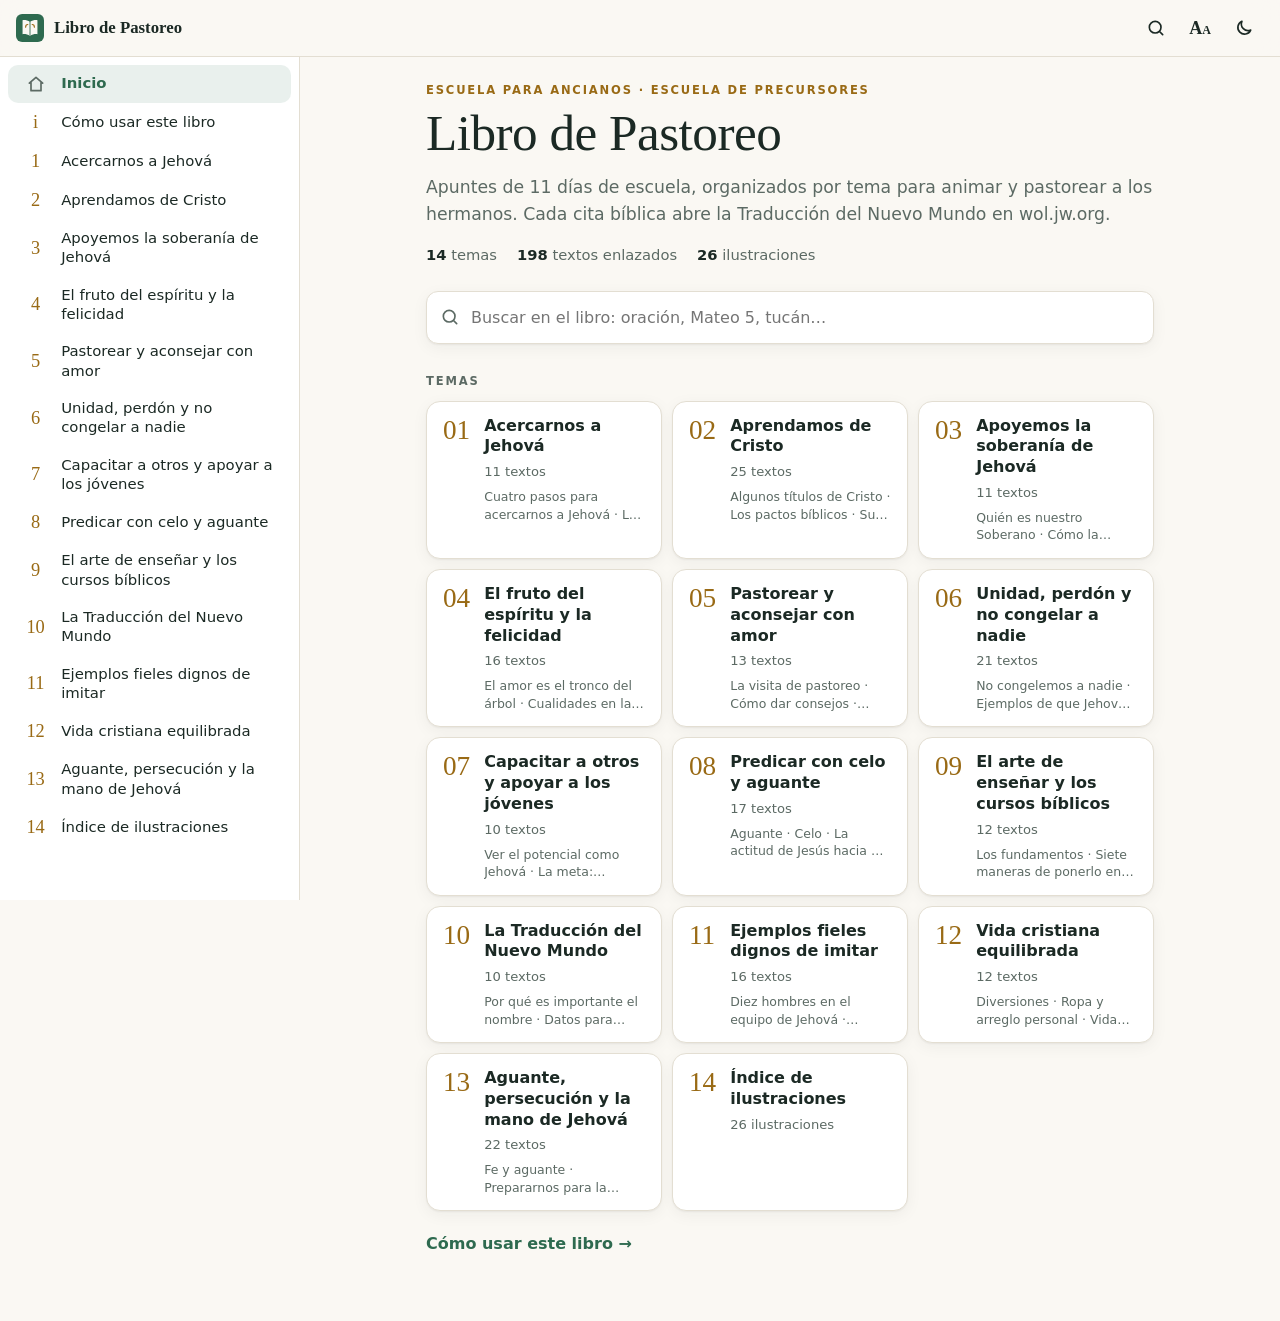
<file: index.html>
<!doctype html>
<html lang="es">
<head>
  <meta charset="utf-8">
  <meta name="viewport" content="width=device-width, initial-scale=1, viewport-fit=cover">
  <title>Libro de Pastoreo</title>
  <meta name="description" content="Apuntes de la escuela para ancianos y precursores, organizados por tema, con textos bíblicos enlazados a wol.jw.org.">
  <meta name="robots" content="noindex, nofollow, noarchive">
  <meta name="theme-color" content="#2e6a4f">
  <link rel="manifest" href="manifest.webmanifest">
  <link rel="icon" href="icons/icon.svg" type="image/svg+xml">
  <link rel="apple-touch-icon" href="icons/icon-192.png">
  <meta name="apple-mobile-web-app-capable" content="yes">
  <meta name="apple-mobile-web-app-title" content="Pastoreo">
  <link rel="stylesheet" href="css/styles.css">
</head>
<body>
  <header class="topbar">
    <button class="menu-btn" id="btn-menu" aria-label="Ver todos los temas" aria-controls="drawer" aria-expanded="false" title="Todos los temas">
      <svg viewBox="0 0 24 24" aria-hidden="true"><path d="M4 7h16M4 12h16M4 17h10"/></svg>
      <span>Temas</span>
    </button>
    <a class="brand" href="#inicio">
      <img src="icons/icon.svg" alt="" width="28" height="28">
      <span class="full">Libro de Pastoreo</span><span class="short">Pastoreo</span>
    </a>
    <div class="tools">
      <button id="btn-search" aria-label="Buscar" title="Buscar">
        <svg viewBox="0 0 24 24" aria-hidden="true"><circle cx="11" cy="11" r="7"/><path d="m20 20-3.5-3.5"/></svg>
      </button>
      <button id="btn-size" aria-label="Cambiar tamaño de letra" title="Tamaño de letra">
        <span class="size-icon" aria-hidden="true">A<small>A</small></span>
      </button>
      <button id="btn-theme" aria-label="Cambiar entre tema claro y oscuro" title="Tema claro / oscuro">
        <svg viewBox="0 0 24 24" aria-hidden="true"><path d="M20 14.5A8 8 0 0 1 9.5 4a8 8 0 1 0 10.5 10.5Z"/></svg>
      </button>
    </div>
    <div class="progress" aria-hidden="true"><span id="progress"></span></div>
  </header>

  <div class="backdrop" id="backdrop" hidden></div>
  <aside class="drawer" id="drawer" aria-label="Todos los temas">
    <div class="drawer-head">
      <span>Todos los temas</span>
      <button id="drawer-close" aria-label="Cerrar la lista de temas" title="Cerrar">
        <svg viewBox="0 0 24 24" aria-hidden="true"><path d="M6 6l12 12M18 6 6 18"/></svg>
      </button>
    </div>
    <nav id="drawer-list"></nav>
  </aside>

  <main id="app" tabindex="-1"></main>

  <nav class="dock" id="dock" aria-label="Navegación entre temas" hidden></nav>

  <noscript><p style="padding:16px">Esta aplicación necesita JavaScript.</p></noscript>
  <script src="js/content.js"></script>
  <script src="js/app.js"></script>
</body>
</html>
</file>
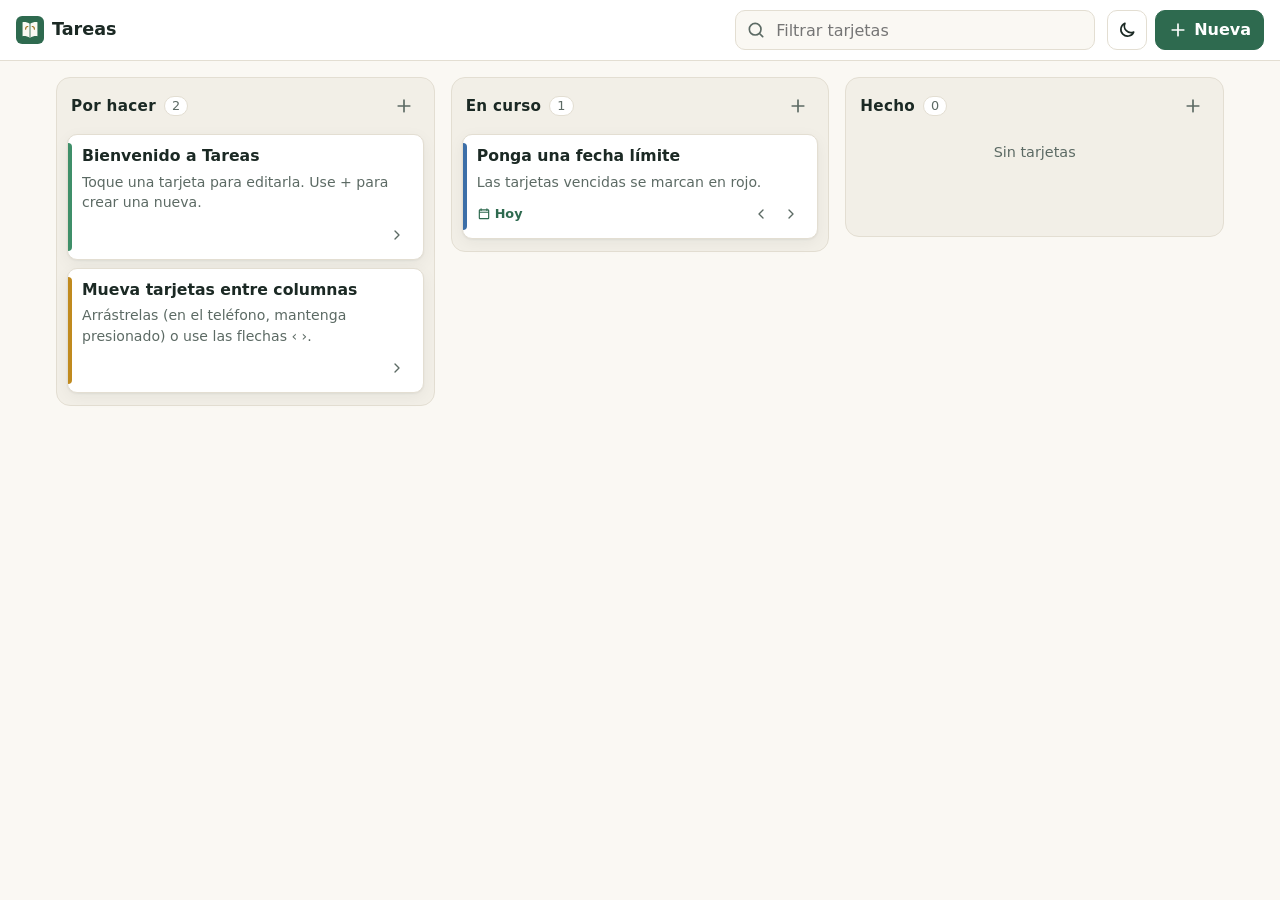
<file: tareas/index.html>
<!doctype html>
<html lang="es">
<head>
  <meta charset="utf-8">
  <meta name="viewport" content="width=device-width, initial-scale=1, viewport-fit=cover">
  <title>Tareas</title>
  <meta name="description" content="Tablero de tarjetas de tareas: por hacer, en curso y hecho.">
  <meta name="robots" content="noindex, nofollow, noarchive">
  <meta name="theme-color" content="#2e6a4f">
  <link rel="icon" href="../icons/icon.svg" type="image/svg+xml">
  <link rel="stylesheet" href="tareas.css">
  <script>
    // Aplica el tema guardado antes de pintar (comparte la preferencia con el libro).
    try { const t = JSON.parse(localStorage.getItem("lp:theme")); if (t) document.documentElement.dataset.theme = t; } catch (e) {}
  </script>
</head>
<body>
  <header class="topbar">
    <a class="brand" href="../" title="Volver al Libro de Pastoreo">
      <img src="../icons/icon.svg" alt="" width="28" height="28">
      <span>Tareas</span>
    </a>
    <div class="search">
      <svg viewBox="0 0 24 24" aria-hidden="true"><circle cx="11" cy="11" r="7"/><path d="m20 20-3.5-3.5"/></svg>
      <input id="filter" type="search" placeholder="Filtrar tarjetas" aria-label="Filtrar tarjetas">
    </div>
    <div class="tools">
      <button id="btn-theme" aria-label="Cambiar entre tema claro y oscuro" title="Tema claro / oscuro">
        <svg viewBox="0 0 24 24" aria-hidden="true"><path d="M20 14.5A8 8 0 0 1 9.5 4a8 8 0 1 0 10.5 10.5Z"/></svg>
      </button>
      <button class="primary" id="btn-add" title="Nueva tarjeta">
        <svg viewBox="0 0 24 24" aria-hidden="true"><path d="M12 5v14M5 12h14"/></svg>
        <span>Nueva</span>
      </button>
    </div>
  </header>

  <main class="board" id="board" aria-label="Tablero de tareas"></main>

  <dialog id="editor" aria-labelledby="editor-title">
    <form method="dialog" id="editor-form">
      <h2 id="editor-title">Nueva tarjeta</h2>
      <label>Título
        <input name="title" required maxlength="120" autocomplete="off">
      </label>
      <label>Notas
        <textarea name="notes" rows="4" maxlength="2000"></textarea>
      </label>
      <div class="row">
        <label>Fecha límite
          <input name="due" type="date">
        </label>
        <label>Columna
          <select name="col"></select>
        </label>
      </div>
      <fieldset class="colors">
        <legend>Color</legend>
        <div id="color-list"></div>
      </fieldset>
      <div class="actions">
        <button type="button" class="danger" id="btn-delete">Eliminar</button>
        <span class="spacer"></span>
        <button type="button" id="btn-cancel">Cancelar</button>
        <button type="submit" class="primary" value="save">Guardar</button>
      </div>
    </form>
  </dialog>

  <noscript><p style="padding:16px">Esta página necesita JavaScript.</p></noscript>
  <script src="tareas.js"></script>
</body>
</html>
</file>
<file: css/styles.css>
:root {
  --scale: 1;
  --bg: #faf8f3;
  --surface: #ffffff;
  --surface-2: #f2efe7;
  --text: #1b2924;
  --muted: #5c6a64;
  --line: #e3ded2;
  --gold: #996a15;
  --green: #2e6a4f;
  --green-soft: rgba(46, 106, 79, 0.1);
  --mark: #f8e3a6;
  --shadow: 0 1px 2px rgba(27, 41, 36, 0.06), 0 4px 16px rgba(27, 41, 36, 0.05);
  --serif: "Iowan Old Style", "Palatino Linotype", Palatino, Georgia, "Times New Roman", serif;
  --sans: system-ui, -apple-system, "Segoe UI", Roboto, "Helvetica Neue", Arial, sans-serif;
  color-scheme: light;
}

@media (prefers-color-scheme: dark) {
  :root:not([data-theme="light"]) {
    --bg: #141917;
    --surface: #1c2320;
    --surface-2: #232b28;
    --text: #e6ebe8;
    --muted: #9aa8a2;
    --line: #2f3935;
    --gold: #d9a54a;
    --green: #6cc39a;
    --green-soft: rgba(108, 195, 154, 0.12);
    --mark: #6b5320;
    --shadow: none;
    color-scheme: dark;
  }
}

:root[data-theme="dark"] {
  --bg: #141917;
  --surface: #1c2320;
  --surface-2: #232b28;
  --text: #e6ebe8;
  --muted: #9aa8a2;
  --line: #2f3935;
  --gold: #d9a54a;
  --green: #6cc39a;
  --green-soft: rgba(108, 195, 154, 0.12);
  --mark: #6b5320;
  --shadow: none;
  color-scheme: dark;
}

* { box-sizing: border-box; }

[hidden] { display: none !important; }

html {
  font-size: calc(100% * var(--scale));
  -webkit-text-size-adjust: 100%;
  scroll-padding-top: 72px;
}

body {
  margin: 0;
  background: var(--bg);
  color: var(--text);
  font: 1rem/1.6 var(--sans);
  -webkit-font-smoothing: antialiased;
}

a { color: var(--green); }

button { font: inherit; color: inherit; }

:focus-visible { outline: 2px solid var(--gold); outline-offset: 2px; border-radius: 4px; }

/* ---------- Barra superior ---------- */

.topbar {
  position: sticky;
  top: env(safe-area-inset-top, 0px);
  z-index: 10;
  display: flex;
  align-items: center;
  justify-content: space-between;
  gap: 8px;
  padding-block: 8px;
  padding-left: max(16px, env(safe-area-inset-left, 0px));
  padding-right: max(16px, env(safe-area-inset-right, 0px));
  background: color-mix(in srgb, var(--bg) 88%, transparent);
  backdrop-filter: saturate(1.4) blur(12px);
  -webkit-backdrop-filter: saturate(1.4) blur(12px);
  border-bottom: 1px solid var(--line);
}

body::before {
  content: "";
  position: fixed;
  inset: 0 0 auto;
  height: env(safe-area-inset-top, 0px);
  z-index: 10;
  background: var(--bg);
}

.brand {
  display: flex;
  align-items: center;
  gap: 10px;
  color: var(--text);
  text-decoration: none;
  font: 600 1.05rem var(--serif);
  min-width: 0;
}
.brand span { white-space: nowrap; overflow: hidden; text-overflow: ellipsis; }

.tools { display: flex; gap: 4px; }
.tools button {
  width: 40px;
  height: 40px;
  display: grid;
  place-items: center;
  border: 0;
  border-radius: 10px;
  background: transparent;
  cursor: pointer;
}
.tools button:hover { background: var(--surface-2); }
.tools svg, .search svg {
  width: 20px;
  height: 20px;
  fill: none;
  stroke: currentColor;
  stroke-width: 2;
  stroke-linecap: round;
  stroke-linejoin: round;
}
.size-icon { font: 600 18px var(--serif); line-height: 1; }
.size-icon small { font-size: 12px; }

main {
  max-width: 760px;
  margin: 0 auto;
  padding-block: 24px 64px;
  padding-left: max(16px, env(safe-area-inset-left, 0px));
  padding-right: max(16px, env(safe-area-inset-right, 0px));
  outline: none;
}

/* ---------- Inicio ---------- */

.kicker {
  margin: 0 0 6px;
  font-size: 0.72rem;
  font-weight: 600;
  letter-spacing: 0.16em;
  text-transform: uppercase;
  color: var(--gold);
}
.kicker.muted { color: var(--muted); }

.hero h1 {
  margin: 0;
  font: 400 clamp(2.2rem, 8vw, 3.2rem)/1.1 var(--serif);
  letter-spacing: -0.01em;
}
.lead { margin: 12px 0 0; font-size: 1.08rem; color: var(--muted); }
.stats { display: flex; flex-wrap: wrap; gap: 6px 20px; margin: 14px 0 0; color: var(--muted); font-size: 0.92rem; }
.stats b { color: var(--text); font-weight: 600; }

.search {
  position: relative;
  margin: 24px 0 8px;
}
.search svg { position: absolute; left: 14px; top: 50%; transform: translateY(-50%); color: var(--muted); }
.search input {
  width: 100%;
  padding: 13px 14px 13px 44px;
  border: 1px solid var(--line);
  border-radius: 12px;
  background: var(--surface);
  color: var(--text);
  font: inherit;
  font-size: max(16px, 1rem);
  box-shadow: var(--shadow);
}
.search input:focus { outline: none; border-color: var(--green); box-shadow: 0 0 0 3px var(--green-soft); }

.section-label {
  margin: 28px 0 10px;
  font-size: 0.72rem;
  font-weight: 600;
  letter-spacing: 0.16em;
  text-transform: uppercase;
  color: var(--muted);
}

.grid {
  display: grid;
  grid-template-columns: repeat(auto-fill, minmax(220px, 1fr));
  gap: 10px;
}

.card {
  position: relative;
  display: flex;
  align-items: center;
  gap: 14px;
  min-height: 84px;
  padding: 14px 16px;
  border: 1px solid var(--line);
  border-radius: 14px;
  background: var(--surface);
  color: var(--text);
  text-decoration: none;
  box-shadow: var(--shadow);
  transition: border-color 0.15s, transform 0.15s;
}
.card:hover { border-color: var(--green); }
.card:active { transform: scale(0.99); }
.card-num { font: 400 1.7rem var(--serif); color: var(--gold); min-width: 2ch; }
.card-body { display: flex; flex-direction: column; gap: 4px; }
.card-title { font-weight: 600; line-height: 1.3; }
.card-meta { font-size: 0.82rem; color: var(--muted); font-variant-numeric: tabular-nums; }
.card-star { position: absolute; top: 8px; right: 10px; color: var(--gold); font-size: 0.85rem; }

.resume {
  display: flex;
  align-items: center;
  gap: 12px;
  margin-top: 20px;
  padding: 14px 16px;
  border-radius: 14px;
  background: var(--green-soft);
  color: var(--text);
  text-decoration: none;
}
.resume span:first-child { font-size: 0.8rem; color: var(--green); font-weight: 600; white-space: nowrap; }
.resume b { flex: 1; font-weight: 600; min-width: 0; }
.resume span:last-child { color: var(--green); }

.intro-link { display: inline-block; margin-top: 20px; font-weight: 600; text-decoration: none; }

/* ---------- Resultados de búsqueda ---------- */

.result-count { margin: 16px 0 8px; color: var(--muted); font-size: 0.9rem; }
.result {
  display: block;
  padding: 14px 4px;
  border-bottom: 1px solid var(--line);
  color: var(--text);
  text-decoration: none;
}
.result:hover .result-where { text-decoration: underline; }
.result-where { display: block; margin-bottom: 4px; font-size: 0.8rem; font-weight: 600; color: var(--green); }
.result-text { display: block; color: var(--muted); font-size: 0.95rem; }
mark { background: var(--mark); color: inherit; border-radius: 3px; padding: 0 1px; }
.empty { margin-top: 24px; color: var(--muted); }

/* ---------- Tema ---------- */

.topic-head {
  display: grid;
  grid-template-columns: auto 1fr auto;
  align-items: start;
  gap: 14px;
  padding-bottom: 16px;
  border-bottom: 2px solid var(--green);
}
.topic-num { font: 400 2.6rem/1 var(--serif); color: var(--gold); padding-top: 4px; }
.topic-head h1 { margin: 0; font: 400 clamp(1.6rem, 6vw, 2.2rem)/1.15 var(--serif); }

.star {
  width: 44px;
  height: 44px;
  border: 1px solid var(--line);
  border-radius: 12px;
  background: var(--surface);
  color: var(--line);
  font-size: 1.3rem;
  cursor: pointer;
  -webkit-text-stroke: 1px var(--muted);
}
.star.on { color: var(--gold); -webkit-text-stroke: 0; border-color: var(--gold); }

.toc {
  display: flex;
  gap: 8px;
  margin: 16px -16px 0;
  padding: 0 16px 4px;
  overflow-x: auto;
  scrollbar-width: none;
}
.toc::-webkit-scrollbar { display: none; }
.toc a {
  flex: none;
  padding: 6px 12px;
  border-radius: 999px;
  background: var(--surface-2);
  color: var(--text);
  font-size: 0.82rem;
  text-decoration: none;
  white-space: nowrap;
}
.toc a:hover { background: var(--green-soft); color: var(--green); }

.prose { font-size: 1.04rem; margin-top: 20px; }
.prose > p:first-child { font-size: 1.12rem; }
.prose h2 {
  display: flex;
  align-items: center;
  gap: 12px;
  margin: 36px 0 12px;
  font-size: 0.78rem;
  font-weight: 700;
  letter-spacing: 0.14em;
  text-transform: uppercase;
  color: var(--green);
}
.prose h2::after { content: ""; flex: 1; height: 1px; background: var(--line); }
.prose p, .prose ul, .prose ol { margin: 0 0 14px; }
.prose ul, .prose ol { padding-left: 1.4em; }
.prose li { margin-bottom: 8px; padding-left: 2px; }
.prose li::marker { color: var(--gold); }
.prose ol li::marker { font-weight: 600; }
.prose strong { font-weight: 650; }

.prose blockquote {
  margin: 20px 0;
  padding: 4px 0 4px 18px;
  border-left: 3px solid var(--gold);
  font: italic 1.2rem/1.45 var(--serif);
}

a.ref {
  font-weight: 600;
  text-decoration: none;
  border-bottom: 1.5px solid color-mix(in srgb, var(--green) 45%, transparent);
  white-space: nowrap;
}
a.ref:hover { border-bottom-color: var(--green); background: var(--green-soft); }
a.pub {
  color: var(--gold);
  text-decoration: underline dashed;
  text-underline-offset: 3px;
  text-decoration-thickness: 1px;
}
.ext { font-size: 0.75em; margin-left: 2px; }
a.topic-link {
  display: inline-grid;
  place-items: center;
  min-width: 32px;
  height: 32px;
  border-radius: 8px;
  background: var(--green-soft);
  font-weight: 700;
  text-decoration: none;
}

/* Tablas: normales en pantallas anchas, tarjetas en el teléfono */
.table-wrap {
  margin: 0 0 18px;
  border: 1px solid var(--line);
  border-radius: 12px;
  overflow: hidden;
  background: var(--surface);
}
table { width: 100%; border-collapse: collapse; font-size: 0.96rem; }
th {
  padding: 10px 14px;
  background: var(--surface-2);
  text-align: left;
  font-size: 0.7rem;
  letter-spacing: 0.1em;
  text-transform: uppercase;
  color: var(--muted);
}
td { padding: 11px 14px; border-top: 1px solid var(--line); vertical-align: top; }

@media (max-width: 600px) {
  table, thead, tbody, tr, td { display: block; }
  thead { display: none; }
  tr { padding: 12px 14px; border-top: 1px solid var(--line); }
  tbody tr:first-child { border-top: 0; }
  td { padding: 2px 0; border: 0; }
  td:first-child { font-size: 1.02rem; }
  td + td::before {
    content: attr(data-label);
    display: block;
    margin-top: 6px;
    font-size: 0.66rem;
    font-weight: 600;
    letter-spacing: 0.1em;
    text-transform: uppercase;
    color: var(--muted);
  }
}

.pager {
  display: grid;
  grid-template-columns: 1fr 1fr;
  gap: 10px;
  margin-top: 40px;
}
.pager a {
  display: flex;
  flex-direction: column;
  gap: 4px;
  padding: 14px 16px;
  border: 1px solid var(--line);
  border-radius: 14px;
  background: var(--surface);
  color: var(--text);
  text-decoration: none;
}
.pager a:hover { border-color: var(--green); }
.pager span { font-size: 0.78rem; color: var(--green); font-weight: 600; }
.pager b { font-weight: 600; line-height: 1.3; }
.pager .next { text-align: right; }

.disclaimer { margin-top: 32px; font-size: 0.82rem; color: var(--muted); text-align: center; }

@media (prefers-reduced-motion: reduce) {
  * { transition: none !important; }
}

/* ---------- Navegación: menú de temas, barra inferior, progreso ---------- */

:root { --bar: 57px; --drawer: 300px; }

.menu-btn {
  display: flex;
  align-items: center;
  gap: 6px;
  height: 40px;
  padding: 0 12px 0 8px;
  border: 1px solid var(--line);
  border-radius: 10px;
  background: var(--surface);
  font-size: 0.88rem;
  font-weight: 600;
  cursor: pointer;
  flex: none;
}
.menu-btn:hover { border-color: var(--green); color: var(--green); }
.menu-btn svg, .drawer svg, .dock svg {
  width: 20px;
  height: 20px;
  fill: none;
  stroke: currentColor;
  stroke-width: 2;
  stroke-linecap: round;
  stroke-linejoin: round;
}
.topbar .brand { margin-right: auto; }

.progress { position: absolute; left: 0; right: 0; bottom: -1px; height: 2px; overflow: hidden; }
.progress span {
  display: block;
  height: 100%;
  background: var(--gold);
  transform: scaleX(0);
  transform-origin: left;
  transition: transform 0.1s linear;
}

.backdrop {
  position: fixed;
  inset: 0;
  z-index: 20;
  background: rgba(10, 16, 14, 0.45);
  animation: fade 0.2s ease;
}

.drawer {
  position: fixed;
  top: 0;
  bottom: 0;
  left: 0;
  z-index: 21;
  width: min(86vw, var(--drawer));
  display: flex;
  flex-direction: column;
  padding-top: env(safe-area-inset-top, 0px);
  padding-bottom: env(safe-area-inset-bottom, 0px);
  padding-left: env(safe-area-inset-left, 0px);
  background: var(--surface);
  border-right: 1px solid var(--line);
  transform: translateX(-102%);
  transition: transform 0.25s ease;
  visibility: hidden;
}
.drawer-open .drawer { transform: none; visibility: visible; box-shadow: 0 0 40px rgba(0, 0, 0, 0.2); }

.drawer-head {
  display: flex;
  align-items: center;
  justify-content: space-between;
  height: var(--bar);
  padding: 0 8px 0 18px;
  border-bottom: 1px solid var(--line);
  font-size: 0.72rem;
  font-weight: 600;
  letter-spacing: 0.16em;
  text-transform: uppercase;
  color: var(--muted);
  flex: none;
}
.drawer-head button {
  width: 40px;
  height: 40px;
  display: grid;
  place-items: center;
  border: 0;
  border-radius: 10px;
  background: transparent;
  cursor: pointer;
}
.drawer-head button:hover { background: var(--surface-2); }

#drawer-list { overflow-y: auto; padding: 8px 8px 24px; overscroll-behavior: contain; }

.d-item {
  display: grid;
  grid-template-columns: 2.2em 1fr auto;
  align-items: center;
  gap: 8px;
  padding: 9px 10px;
  border-radius: 10px;
  color: var(--text);
  text-decoration: none;
  line-height: 1.3;
}
.d-item:hover { background: var(--surface-2); }
.d-item.current { background: var(--green-soft); }
.d-item.current .d-title { font-weight: 650; color: var(--green); }
.d-num { font: 400 1.15rem var(--serif); color: var(--gold); text-align: center; display: grid; place-items: center; }
.d-home .d-num { color: var(--muted); }
.d-title { font-size: 0.93rem; }
.d-star { color: var(--gold); font-size: 0.8rem; }

.d-sections { display: flex; flex-direction: column; padding: 2px 0 8px calc(2.2em + 18px); }
.d-sections a {
  padding: 5px 8px;
  border-radius: 8px;
  color: var(--muted);
  font-size: 0.84rem;
  text-decoration: none;
  line-height: 1.35;
}
.d-sections a:hover { color: var(--text); background: var(--surface-2); }
.d-sections a.active { color: var(--green); font-weight: 600; }

/* Pantallas anchas: la lista de temas queda siempre visible a la izquierda */
@media (min-width: 1100px) {
  .drawer { transform: none; visibility: visible; transition: none; top: calc(var(--bar) + env(safe-area-inset-top, 0px)); padding-top: 0; }
  .drawer-head, .menu-btn, .backdrop { display: none !important; }
  body { padding-left: var(--drawer); }
  .topbar { margin-left: calc(-1 * var(--drawer)); }
  .dock { left: var(--drawer); }
}

/* Botón para volver a la lista */
.crumb {
  display: inline-flex;
  align-items: center;
  gap: 6px;
  margin: -6px 0 14px;
  padding: 6px 12px 6px 10px;
  border-radius: 999px;
  background: var(--surface-2);
  color: var(--text);
  font-size: 0.85rem;
  font-weight: 600;
  text-decoration: none;
}
.crumb:hover { background: var(--green-soft); color: var(--green); }

/* Botones de secciones fijos bajo la barra superior */
.toc {
  position: sticky;
  top: calc(var(--bar) + env(safe-area-inset-top, 0px));
  z-index: 5;
  margin-top: 0;
  padding-block: 10px;
  background: var(--bg);
  border-bottom: 1px solid transparent;
}
.toc a.active { background: var(--green); color: var(--bg); }
.prose h2 { scroll-margin-top: calc(var(--bar) + 70px + env(safe-area-inset-top, 0px)); }

/* Barra inferior en los temas */
body.reading main { padding-bottom: calc(110px + env(safe-area-inset-bottom, 0px)); }
.dock {
  position: fixed;
  left: 0;
  right: 0;
  bottom: 0;
  z-index: 15;
  display: flex;
  align-items: center;
  gap: 4px;
  max-width: 760px;
  margin: 0 auto;
  padding-top: 8px;
  padding-bottom: max(8px, env(safe-area-inset-bottom, 0px));
  padding-left: max(10px, env(safe-area-inset-left, 0px));
  padding-right: max(10px, env(safe-area-inset-right, 0px));
  background: color-mix(in srgb, var(--surface) 92%, transparent);
  backdrop-filter: saturate(1.4) blur(12px);
  -webkit-backdrop-filter: saturate(1.4) blur(12px);
  border-top: 1px solid var(--line);
}
@media (min-width: 800px) {
  .dock { bottom: 16px; width: calc(100% - 32px); border: 1px solid var(--line); border-radius: 16px; box-shadow: var(--shadow); padding-bottom: 8px; }
}
.dock-btn {
  width: 44px;
  height: 44px;
  flex: none;
  display: grid;
  place-items: center;
  border: 0;
  border-radius: 12px;
  background: transparent;
  color: var(--text);
  cursor: pointer;
}
.dock-btn:hover { background: var(--surface-2); color: var(--green); }
.dock-btn.off { opacity: 0.3; cursor: default; }
.dock-btn.off:hover { background: transparent; color: var(--text); }
.dock-mid {
  flex: 1;
  min-width: 0;
  display: flex;
  flex-direction: column;
  align-items: center;
  padding: 4px 8px;
  border: 0;
  border-radius: 12px;
  background: var(--green-soft);
  cursor: pointer;
  line-height: 1.25;
}
.dock-mid:hover { background: color-mix(in srgb, var(--green) 18%, transparent); }
.dock-mid small { font-size: 0.7rem; font-weight: 600; letter-spacing: 0.06em; text-transform: uppercase; color: var(--green); }
.dock-mid b { max-width: 100%; font-size: 0.86rem; font-weight: 600; white-space: nowrap; overflow: hidden; text-overflow: ellipsis; }

/* Tarjetas del inicio: mostrar las secciones de cada tema */
.card { align-items: flex-start; }
.card-num { line-height: 1.1; }
.card-sections {
  display: -webkit-box;
  -webkit-line-clamp: 2;
  -webkit-box-orient: vertical;
  overflow: hidden;
  margin-top: 2px;
  font-size: 0.78rem;
  line-height: 1.4;
  color: var(--muted);
}

/* Entrada suave al cambiar de vista */
main.enter { animation: enter 0.28s ease both; }
@keyframes enter { from { opacity: 0.001; transform: translateY(6px); } to { opacity: 1; transform: none; } }
@keyframes fade { from { opacity: 0; } }

.brand .short { display: none; }
@media (max-width: 440px) {
  .brand .full { display: none; }
  .brand .short { display: inline; }
  .tools button { width: 36px; }
}

@media (prefers-reduced-motion: reduce) {
  main.enter, .backdrop { animation: none; }
  .drawer { transition: none; }
}
</file>
<file: tareas/tareas.css>
:root {
  --bg: #faf8f3;
  --surface: #ffffff;
  --surface-2: #f2efe7;
  --text: #1b2924;
  --muted: #5c6a64;
  --line: #e3ded2;
  --green: #2e6a4f;
  --on-green: #ffffff;
  --green-soft: rgba(46, 106, 79, 0.1);
  --danger: #a33a2c;
  --shadow: 0 1px 2px rgba(27, 41, 36, 0.06), 0 4px 16px rgba(27, 41, 36, 0.05);
  --c-none: transparent;
  --c-green: #3f8f69;
  --c-gold: #c08a1e;
  --c-red: #c4513f;
  --c-blue: #3d6fa8;
  --c-purple: #7b5aa6;
  --sans: system-ui, -apple-system, "Segoe UI", Roboto, "Helvetica Neue", Arial, sans-serif;
  color-scheme: light;
}

@media (prefers-color-scheme: dark) {
  :root:not([data-theme="light"]) {
    --bg: #141917; --surface: #1c2320; --surface-2: #232b28; --text: #e6ebe8; --muted: #9aa8a2;
    --line: #2f3935; --green: #6cc39a; --on-green: #10241b; --green-soft: rgba(108, 195, 154, 0.12);
    --danger: #e88576; --shadow: none; color-scheme: dark;
  }
}
:root[data-theme="dark"] {
  --bg: #141917; --surface: #1c2320; --surface-2: #232b28; --text: #e6ebe8; --muted: #9aa8a2;
  --line: #2f3935; --green: #6cc39a; --on-green: #10241b; --green-soft: rgba(108, 195, 154, 0.12);
  --danger: #e88576; --shadow: none; color-scheme: dark;
}

* { box-sizing: border-box; }
[hidden] { display: none !important; }

body {
  margin: 0;
  min-height: 100vh;
  background: var(--bg);
  color: var(--text);
  font: 16px/1.45 var(--sans);
  -webkit-text-size-adjust: 100%;
}

button, input, textarea, select { font: inherit; color: inherit; }

button {
  display: inline-flex; align-items: center; gap: 6px;
  min-height: 40px; padding: 0 12px;
  border: 1px solid var(--line); border-radius: 10px;
  background: var(--surface); cursor: pointer;
}
button:hover { background: var(--surface-2); }
button:focus-visible, input:focus-visible, textarea:focus-visible, select:focus-visible {
  outline: 2px solid var(--green); outline-offset: 2px;
}
button.primary { background: var(--green); border-color: var(--green); color: var(--on-green); font-weight: 600; }
button.primary:hover { filter: brightness(1.08); }
button.danger { color: var(--danger); }
svg { width: 20px; height: 20px; fill: none; stroke: currentColor; stroke-width: 2; stroke-linecap: round; stroke-linejoin: round; flex: none; }

/* Barra superior */
.topbar {
  position: sticky; top: 0; z-index: 5;
  display: flex; align-items: center; gap: 12px;
  padding: 10px 16px; padding-top: max(10px, env(safe-area-inset-top));
  background: var(--surface); border-bottom: 1px solid var(--line);
}
.brand { display: flex; align-items: center; gap: 8px; color: inherit; text-decoration: none; font-weight: 700; font-size: 1.1rem; }
.search { flex: 1; min-width: 0; display: flex; align-items: center; gap: 8px; max-width: 360px; margin-left: auto;
  padding: 0 10px; border: 1px solid var(--line); border-radius: 10px; background: var(--bg); color: var(--muted); }
.search input { flex: 1; min-width: 0; width: 100%; height: 38px; border: 0; background: transparent; color: var(--text); outline: none; }
.tools { display: flex; gap: 8px; }
.tools button:not(.primary) { width: 40px; padding: 0; justify-content: center; }

/* Tablero */
.board {
  display: grid;
  grid-template-columns: repeat(3, minmax(260px, 1fr));
  gap: 16px;
  padding: 16px;
  max-width: 1200px;
  margin: 0 auto;
  align-items: start;
}

.column {
  display: flex; flex-direction: column;
  background: var(--surface-2); border: 1px solid var(--line); border-radius: 14px;
  min-height: 160px;
}
.column-head { display: flex; align-items: center; gap: 8px; padding: 12px 14px 8px; }
.column-head h2 { margin: 0; font-size: 0.95rem; letter-spacing: 0.02em; }
.count { min-width: 24px; padding: 0 7px; border-radius: 99px; background: var(--surface); color: var(--muted); font-size: 0.8rem; text-align: center; border: 1px solid var(--line); }
.column-head .add { margin-left: auto; width: 32px; min-height: 32px; padding: 0; justify-content: center; border-color: transparent; background: transparent; color: var(--muted); }
.column-head .add:hover { background: var(--surface); color: var(--text); }

.cards { display: flex; flex-direction: column; gap: 8px; padding: 4px 10px 12px; min-height: 60px; flex: 1; }
.column.drop-target { border-color: var(--green); background: var(--green-soft); }
.empty { margin: 8px 4px; color: var(--muted); font-size: 0.9rem; text-align: center; }

.card {
  position: relative;
  padding: 10px 12px 10px 14px;
  background: var(--surface); border: 1px solid var(--line); border-radius: 10px;
  box-shadow: var(--shadow);
  cursor: grab; touch-action: pan-y; user-select: none; -webkit-user-select: none;
}
.card::before {
  content: ""; position: absolute; left: 0; top: 8px; bottom: 8px; width: 4px; border-radius: 0 4px 4px 0;
  background: var(--card-color, transparent);
}
.card:hover { border-color: var(--muted); }
.card:focus-visible { outline: 2px solid var(--green); outline-offset: 2px; }
.card h3 { margin: 0; font-size: 0.98rem; font-weight: 600; overflow-wrap: anywhere; }
.card p { margin: 4px 0 0; color: var(--muted); font-size: 0.88rem; white-space: pre-line; overflow-wrap: anywhere;
  display: -webkit-box; -webkit-line-clamp: 3; -webkit-box-orient: vertical; overflow: hidden; }
.card .meta { display: flex; align-items: center; gap: 6px; margin-top: 8px; font-size: 0.8rem; color: var(--muted); }
.card .due { display: inline-flex; align-items: center; gap: 4px; }
.card .due svg { width: 14px; height: 14px; }
.card .due.overdue { color: var(--danger); font-weight: 600; }
.card .due.today { color: var(--green); font-weight: 600; }
.card .move { margin-left: auto; display: flex; gap: 2px; }
.card .move button { width: 28px; min-height: 28px; padding: 0; justify-content: center; border-color: transparent; background: transparent; color: var(--muted); }
.card .move button:hover { background: var(--surface-2); color: var(--text); }
.card .move svg { width: 16px; height: 16px; }
.column[data-col="done"] .card h3 { text-decoration: line-through; color: var(--muted); }

.card.dragging { opacity: 0.35; }
.ghost {
  position: fixed; z-index: 50; pointer-events: none; margin: 0;
  transform: rotate(2deg); box-shadow: 0 10px 30px rgba(0, 0, 0, 0.18); cursor: grabbing;
}
.placeholder { border: 2px dashed var(--green); border-radius: 10px; background: var(--green-soft); }

/* Editor */
dialog {
  width: min(520px, calc(100vw - 32px));
  padding: 0; border: 1px solid var(--line); border-radius: 16px;
  background: var(--surface); color: var(--text);
}
dialog::backdrop { background: rgba(10, 16, 14, 0.45); }
dialog form { display: flex; flex-direction: column; gap: 14px; padding: 20px; }
dialog h2 { margin: 0; font-size: 1.15rem; }
dialog label { display: flex; flex-direction: column; gap: 4px; font-size: 0.85rem; color: var(--muted); font-weight: 600; }
dialog input, dialog textarea, dialog select {
  padding: 9px 10px; border: 1px solid var(--line); border-radius: 10px; background: var(--bg); font-weight: 400; color: var(--text);
}
dialog textarea { resize: vertical; }
.row { display: grid; grid-template-columns: 1fr 1fr; gap: 12px; }
.colors { border: 0; padding: 0; margin: 0; }
.colors legend { padding: 0; margin-bottom: 6px; font-size: 0.85rem; color: var(--muted); font-weight: 600; }
#color-list { display: flex; gap: 10px; flex-wrap: wrap; }
.swatch { position: relative; width: 32px; height: 32px; }
.swatch input { position: absolute; inset: 0; opacity: 0; margin: 0; cursor: pointer; }
.swatch span { display: block; width: 100%; height: 100%; border-radius: 50%; border: 2px solid var(--line); background: var(--sw); }
.swatch span.none { background: linear-gradient(135deg, transparent 45%, var(--muted) 45%, var(--muted) 55%, transparent 55%), var(--bg); }
.swatch input:checked + span { box-shadow: 0 0 0 2px var(--surface), 0 0 0 4px var(--green); }
.swatch input:focus-visible + span { outline: 2px solid var(--green); outline-offset: 3px; }
.actions { display: flex; gap: 8px; margin-top: 4px; }
.actions .spacer { flex: 1; }

/* Teléfono: columnas que se deslizan de lado */
@media (max-width: 720px) {
  .board {
    grid-template-columns: repeat(3, 86vw);
    overflow-x: auto; scroll-snap-type: x mandatory; scroll-padding: 16px;
    max-width: none; padding-bottom: max(16px, env(safe-area-inset-bottom));
  }
  .column { scroll-snap-align: start; }
  .search { max-width: none; }
  .brand span { display: none; }
  .topbar { gap: 8px; }
  .tools button.primary span { display: none; }
  .tools button.primary { width: 40px; padding: 0; justify-content: center; }
}
@media (max-width: 380px) { .row { grid-template-columns: 1fr; } }
</file>
